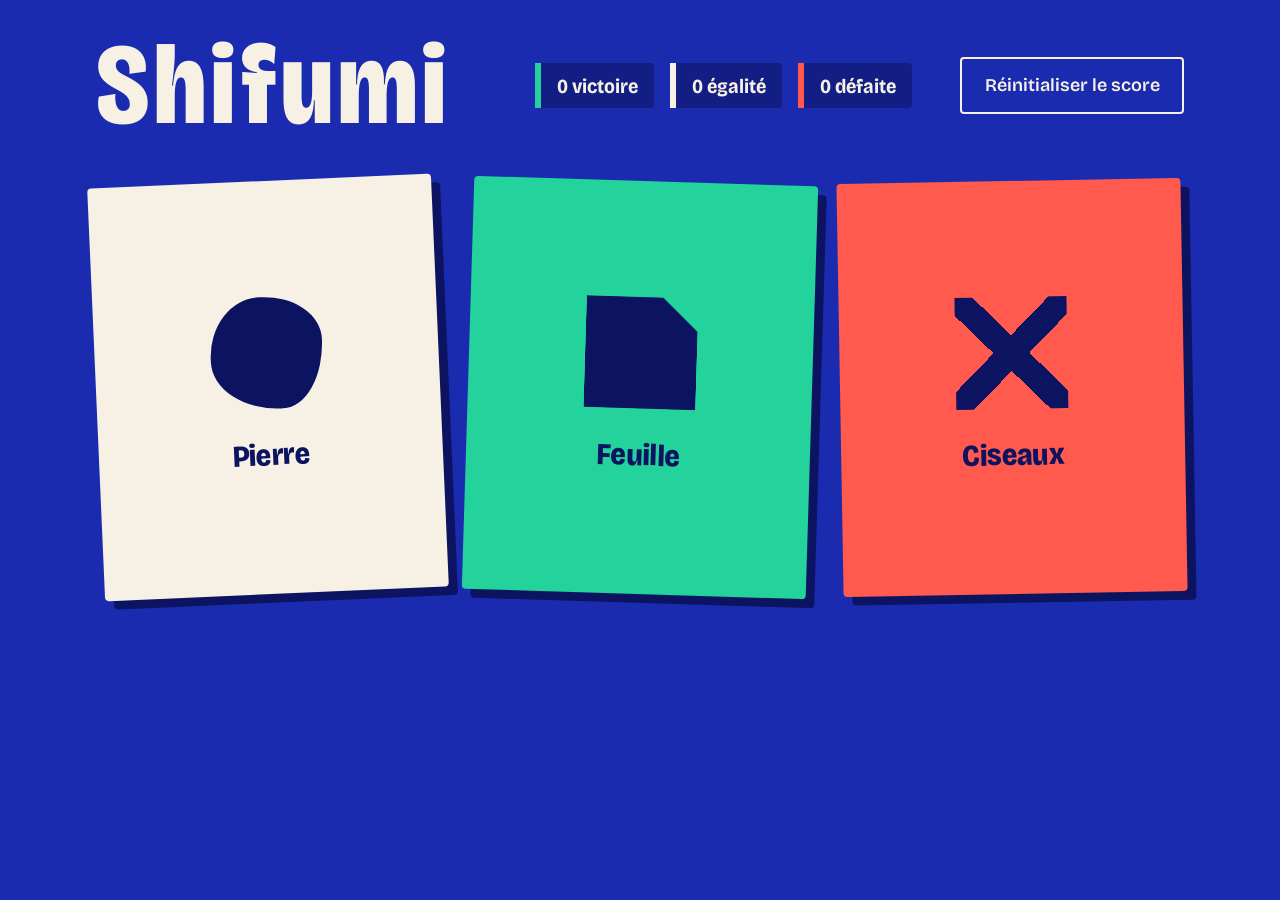
<file: index.html>
<!DOCTYPE html>
<html lang="fr">

<head>
    <meta charset="UTF-8" />
    <meta name="viewport" content="width=device-width, initial-scale=1.0" />
    <title>Shifumi</title>
    <link rel="stylesheet" href="assets/style/styleShifumi.css"/>
</head>

<body>
<header>
    <h1>Shifumi</h1>
    <section id="score">
        <p id="win">0 victoire</p>
        <p id="draw">0 égalité</p>
        <p id="lose">0 défaite</p>
    </section>
    <button id="reset" type="button" aria-label="Réinitialiser le score" onclick="resetScore()">Réinitialiser le score</button>

</header>
<main>
    <button class="choice-btn" id="rock" aria-label="Choisir Pierre" type="button">Pierre</button>
    <button class="choice-btn" id="paper" aria-label="Choisir Feuille" type="button">Feuille</button>
    <button class="choice-btn" id="scissor" aria-label="Choisir Ciseaux" type="button">Ciseaux</button>
</main>
<section id="result-display" aria-live="polite"></section>
<script defer src="assets/js/scriptShifumi.js"></script>
</body>
</html>
</file>
<file: assets/style/styleShifumi.css>
@import url('https://fonts.googleapis.com/css2?family=Bricolage+Grotesque:opsz,wdth,wght@12..96,75..100,300..800&display=swap');

:root {
    --outremer: #1a2baf;
    --profond: #0c1461;
    --papier: #f6f1e4;
    --menthe: #23d39b;
    --corail: #ff5a4d;
    --jaune: #ffc400;

    --encre: var(--profond);
    --ombre: 0.55rem;
    --rayon: 4px;
}

*,
*::before,
*::after {
    box-sizing: border-box;
}

html {
    -webkit-text-size-adjust: 100%;
}

body {
    margin: 0;
    min-height: 100vh;
    padding: clamp(1.25rem, 3vw, 3.5rem) clamp(1rem, 4vw, 4rem) 3rem;
    display: grid;
    align-content: start;
    gap: clamp(1.75rem, 4vw, 3rem);
    background-color: var(--outremer);
    color: var(--papier);
    font-family: 'Bricolage Grotesque', 'Helvetica Neue', Arial, sans-serif;
    font-variation-settings: 'wdth' 100;
    font-size: clamp(1rem, 0.95rem + 0.3vw, 1.125rem);
    line-height: 1.5;
    overflow-x: hidden;
}



header {
    max-width: 68rem;
    margin-inline: auto;
    width: 100%;
    display: flex;
    flex-wrap: wrap;
    align-items: center;
    justify-content: space-between;
    row-gap: 1rem;
    column-gap: clamp(1.25rem, 4vw, 3rem);
}

h1 {
    margin: 0;
    flex: 1 1 auto;
    min-width: min(100%, 14rem);
    font-size: clamp(2.75rem, 9vw, 9.5rem);
    font-weight: 800;
    font-variation-settings: 'wdth' 82, 'opsz' 96;
    letter-spacing: 0.045em;
    line-height: 0.82;
    color: var(--papier);
}

main {
    max-width: 68rem;
    margin-inline: auto;
    width: 100%;
    display: grid;
    grid-template-columns: repeat(auto-fit, minmax(11rem, 1fr));
    gap: clamp(0.9rem, 2.5vw, 1.75rem);
}

.choice-btn {
    --teinte: var(--papier);
    --inclinaison: 0deg;

    position: relative;
    display: grid;
    place-items: center;
    align-content: center;
    gap: clamp(0.75rem, 2vw, 1.5rem);
    padding: clamp(1.25rem, 3vw, 2.25rem);
    aspect-ratio: 5 / 6;

    border: 0;
    border-radius: var(--rayon);
    background: var(--teinte);
    color: var(--profond);
    font: inherit;
    font-weight: 800;
    font-size: clamp(1.1rem, 2.6vw, 1.9rem);
    font-variation-settings: 'wdth' 88;
    letter-spacing: -0.02em;
    cursor: pointer;

    transform: rotate(var(--inclinaison));
    box-shadow: var(--ombre) var(--ombre) 0 var(--profond);
    transition:
            transform 140ms cubic-bezier(0.3, 0.8, 0.4, 1),
            box-shadow 140ms cubic-bezier(0.3, 0.8, 0.4, 1);
    animation: distribution 520ms cubic-bezier(0.2, 0.9, 0.3, 1) backwards;
}

.choice-btn::before {
    content: '';
    width: min(48%, 7rem);
    aspect-ratio: 1;
    background: var(--profond);
}

#rock {
    --teinte: var(--papier);
    --inclinaison: -2.5deg;
    animation-delay: 60ms;
}

#rock::before {
    border-radius: 46% 54% 38% 62% / 55% 40% 62% 45%;
}

#paper {
    --teinte: var(--menthe);
    --inclinaison: 1.75deg;
    animation-delay: 150ms;
}

#paper::before {
    clip-path: polygon(0 0, 68% 0, 100% 30%, 100% 100%, 0 100%);
}

#scissor {
    --teinte: var(--corail);
    --inclinaison: -1deg;
    animation-delay: 240ms;
}

#scissor::before {
    background:
            linear-gradient(45deg, transparent 42%, var(--profond) 42% 58%, transparent 58%),
            linear-gradient(-45deg, transparent 42%, var(--profond) 42% 58%, transparent 58%);
}

.choice-btn:hover {
    transform: rotate(var(--inclinaison)) translate(-4px, -6px);
    box-shadow: calc(var(--ombre) + 5px) calc(var(--ombre) + 7px) 0 var(--profond);
}

.choice-btn:active {
    transform: rotate(var(--inclinaison)) translate(var(--ombre), var(--ombre));
    box-shadow: 0 0 0 var(--profond);
    transition-duration: 60ms;
}

.choice-btn:focus-visible {
    outline: 4px solid var(--jaune);
    outline-offset: 7px;
}

@keyframes distribution {
    from {
        opacity: 0;
        transform: translateY(2.5rem) rotate(0deg);
        box-shadow: 0 0 0 var(--profond);
    }
}

#result-display {
    max-width: 68rem;
    margin-inline: auto;
    width: 100%;
}

#result-display.win {
    background: var(--menthe);
}

#result-display.lose {
    background: var(--corail);
}

#result-display.draw {
    background: var(--papier);
}


#score {
    display: flex;
    flex-direction: row;
    flex-wrap: wrap;
    align-items: center;
    gap: clamp(0.5rem, 1.5vw, 1rem);
}

#score p {
    flex: 0 1 auto;
    margin: 0;
    padding: 0.65rem 1rem;
    border-left: 6px solid var(--teinte, var(--papier));
    background: color-mix(in srgb, var(--profond) 55%, transparent);
    border-radius: 0 var(--rayon) var(--rayon) 0;
    font-size: clamp(1rem, 2vw, 1.25rem);
    font-weight: 700;
    font-variation-settings: 'wdth' 90;
    font-variant-numeric: tabular-nums;
    line-height: 1.2;
    white-space: nowrap;
}

#win {
    --teinte: var(--menthe);
}

#draw {
    --teinte: var(--papier);
}

#lose {
    --teinte: var(--corail);
}

#reset {
    margin-left: auto;
    align-self: center;
    padding: 0.8rem 1.4rem;
    border: 2px solid var(--papier);
    border-radius: var(--rayon);
    background: transparent;
    color: var(--papier);
    font: inherit;
    font-weight: 600;
    cursor: pointer;
    transition: background-color 120ms ease, color 120ms ease, transform 120ms ease;
}

#reset:hover {
    background: var(--papier);
    color: var(--profond);
}

#reset:active {
    transform: translateY(2px);
}

#reset:focus-visible {
    outline: 4px solid var(--jaune);
    outline-offset: 4px;
}


@media (max-width: 40rem) {
    main {
        grid-template-columns: 1fr;
    }

    .choice-btn {
        aspect-ratio: auto;
        grid-template-columns: auto 1fr;
        justify-items: start;
        gap: 1.1rem;
        padding: 1.1rem 1.25rem;
        font-size: 1.5rem;
    }

    .choice-btn::before {
        width: 2.75rem;
    }

    header {
        justify-content: flex-start;
    }

    #score {
        flex-basis: 100%;
    }

    #score p {
        flex-basis: 100%;
        white-space: normal;
    }

    #reset {
        flex-basis: 100%;
        margin-left: 0;
        width: 100%;
    }
}

@media (prefers-reduced-motion: reduce) {
    .choice-btn {
        animation: none;
        transition: none;
    }

    .choice-btn:hover,
    .choice-btn:active {
        transform: rotate(var(--inclinaison));
    }

    #reset {
        transition: none;
    }
}
</file>
